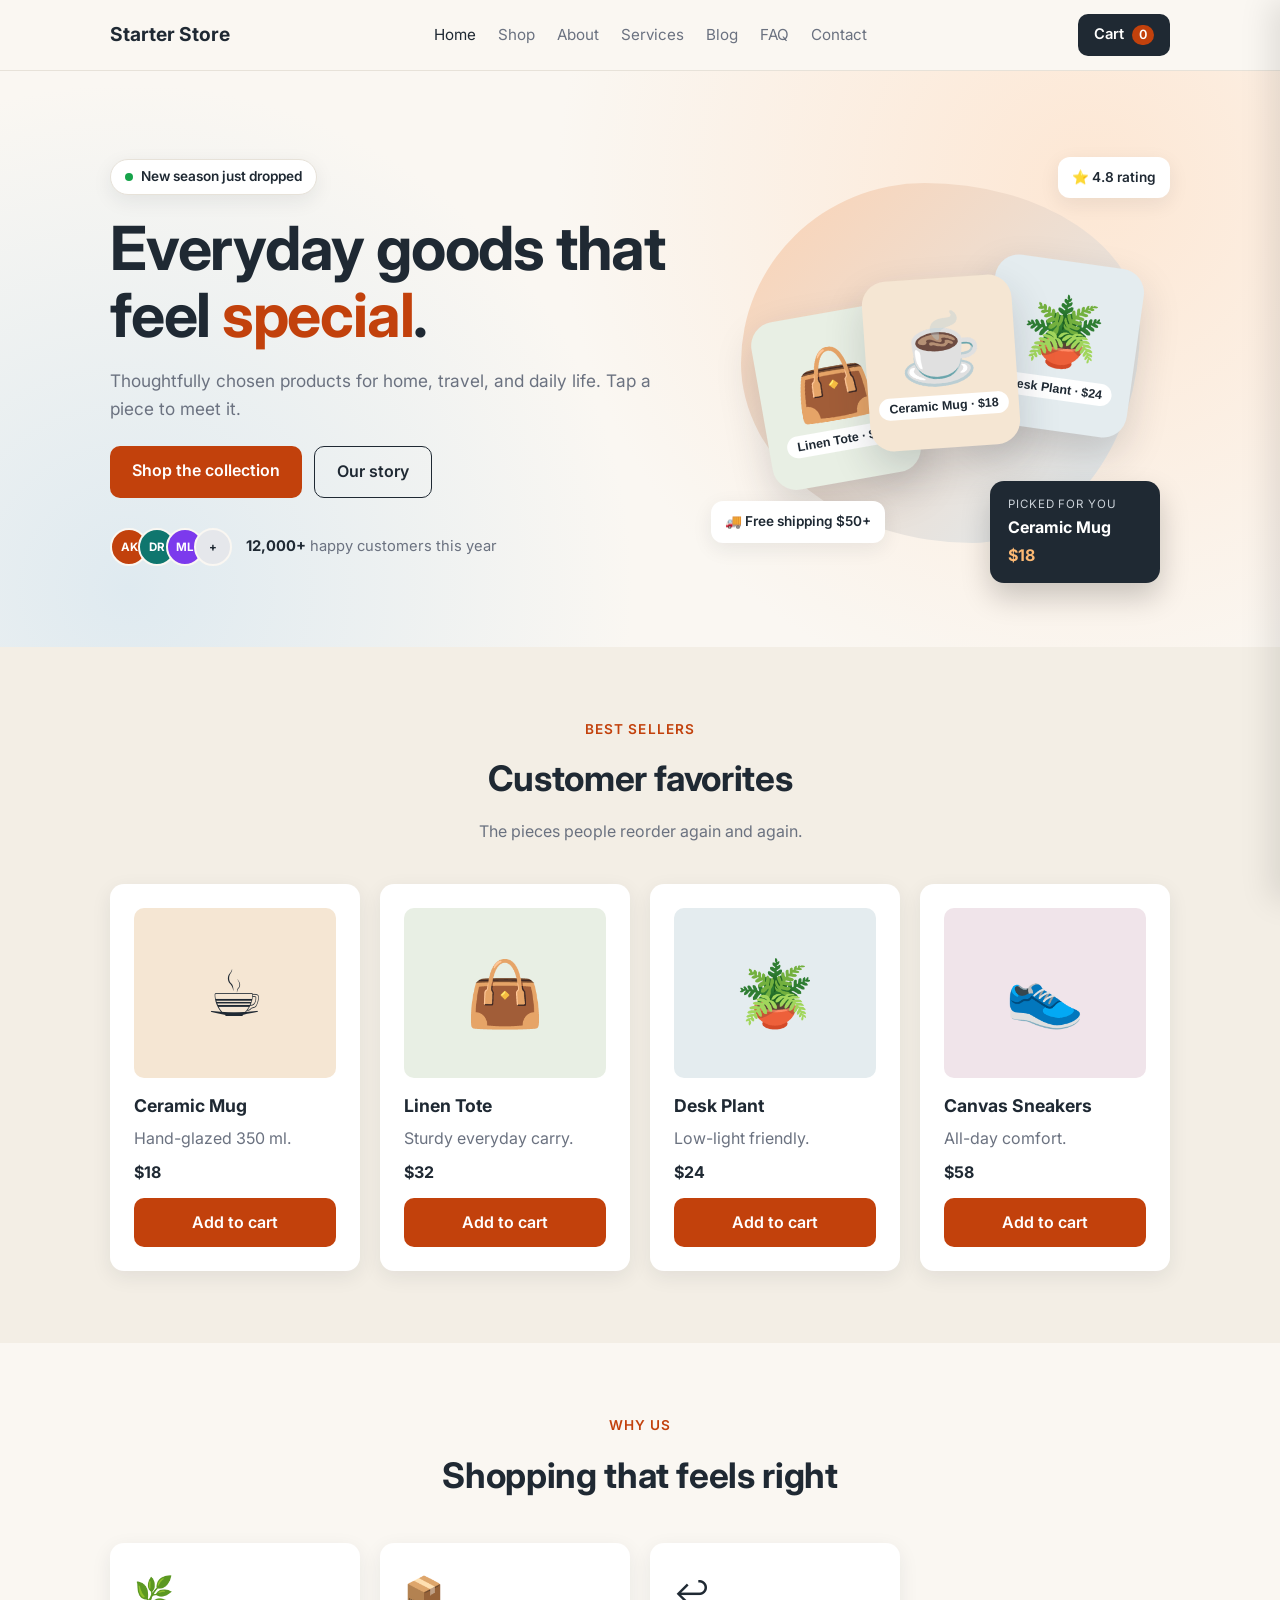
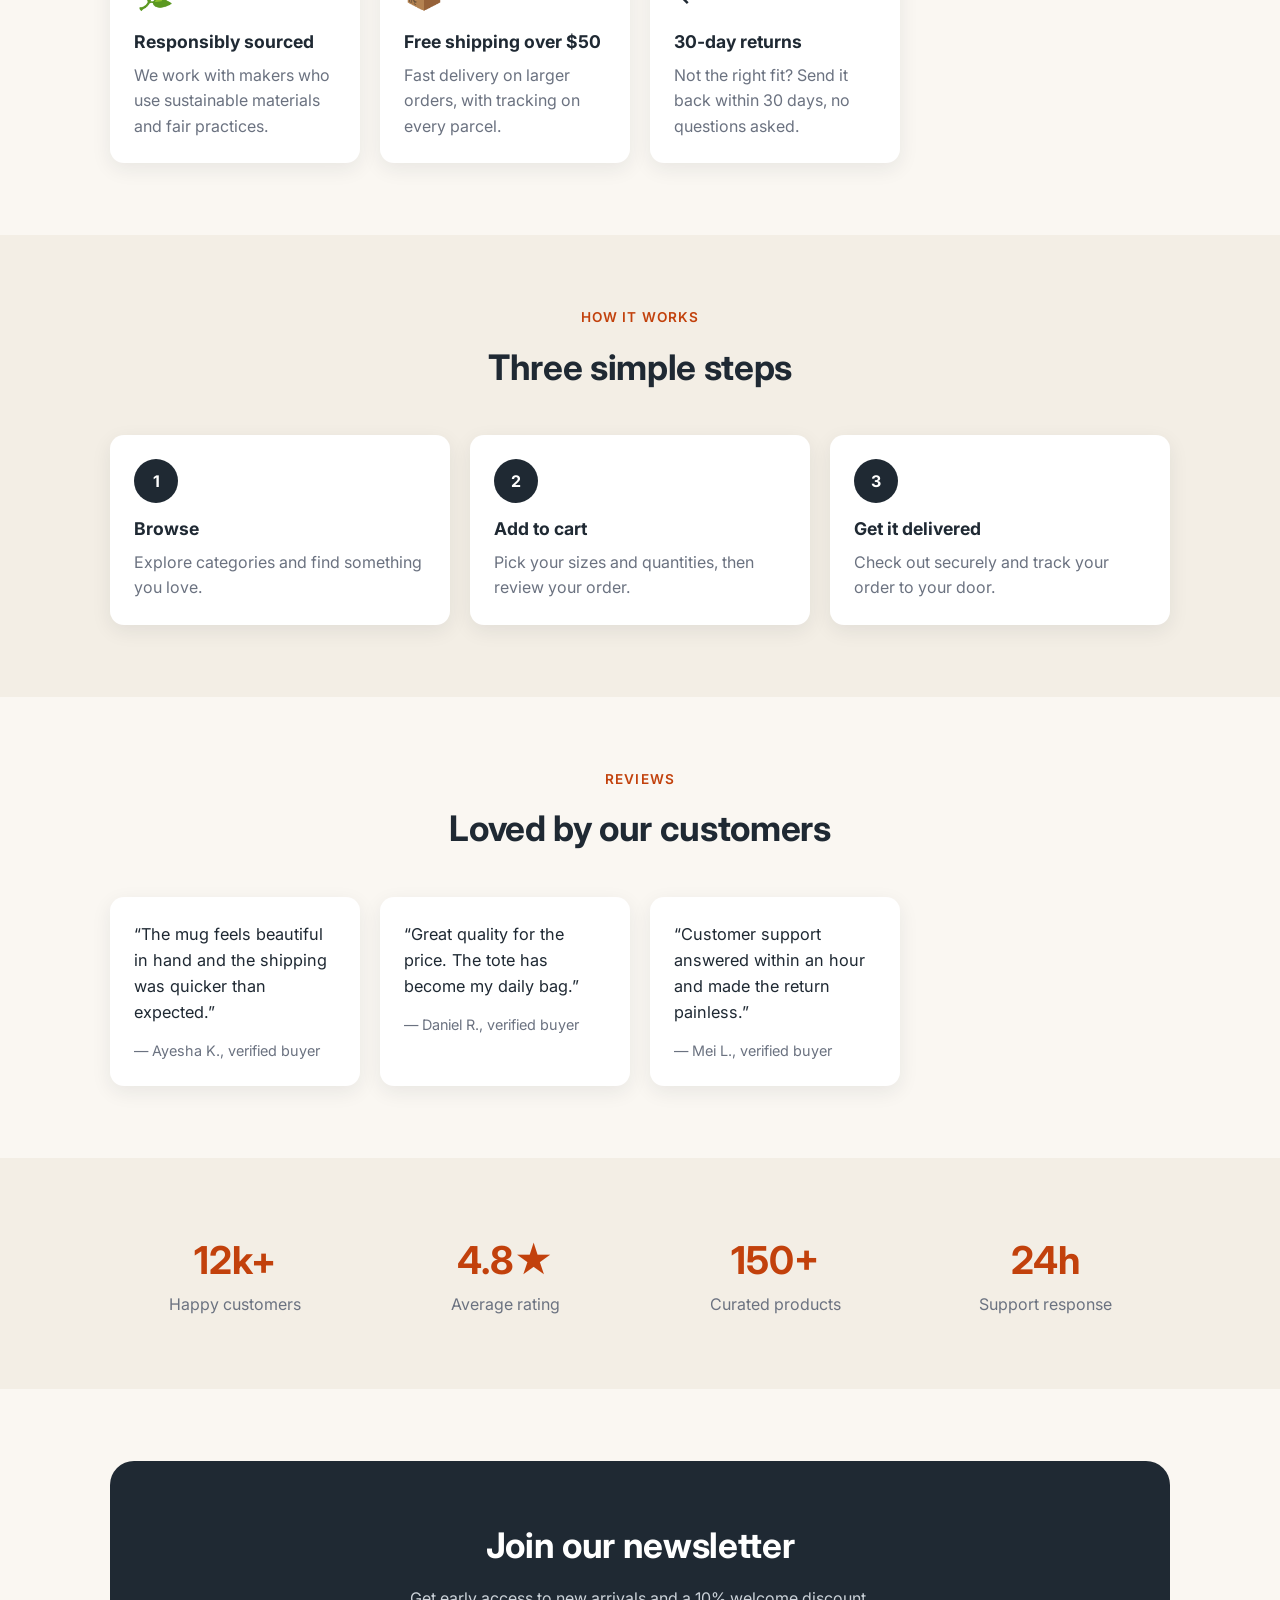
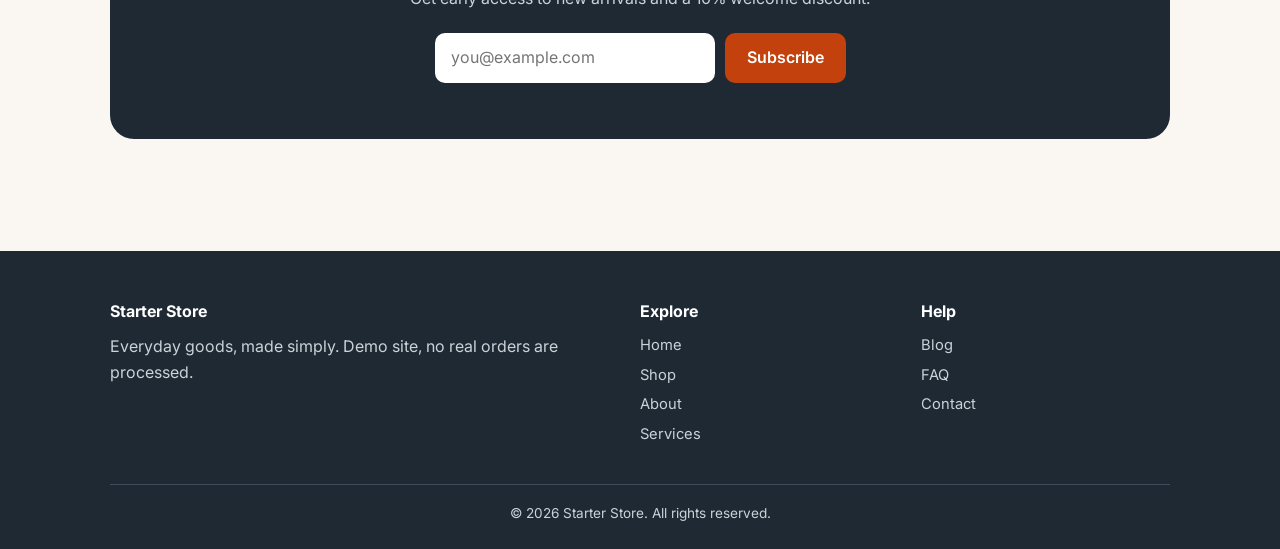
<file: index.html>
<!DOCTYPE html>
<html lang="en"><head>
<meta charset="UTF-8"><meta name="viewport" content="width=device-width,initial-scale=1">
<title>Starter Store | Everyday goods, made simply</title>
<link rel="preconnect" href="https://fonts.googleapis.com"><link href="https://fonts.googleapis.com/css2?family=Inter:wght@400;600;700&display=swap" rel="stylesheet">
<link rel="stylesheet" href="styles.css"></head><body>
<div id="site-header"></div>

<!-- 1. Hero -->
<section class="hero hero-v2"><div class="wrap hero-grid">
  <div class="hero-copy">
    <div class="pill reveal"><span class="dot"></span> New season just dropped</div>
    <h1 class="reveal">Everyday goods that feel <span class="rotator-wrap"><span class="rotator" id="rotator">special</span></span>.</h1>
    <p class="lead reveal">Thoughtfully chosen products for home, travel, and daily life. Tap a piece to meet it.</p>
    <div class="btns reveal">
      <a class="btn" href="shop.html">Shop the collection</a>
      <a class="btn ghost" href="about.html">Our story</a>
    </div>
    <div class="social-proof reveal">
      <div class="avatars"><span>AK</span><span>DR</span><span>ML</span><span>+</span></div>
      <p><strong>12,000+</strong> happy customers this year</p>
    </div>
  </div>

  <div class="hero-stage reveal" id="stage">
    <div class="blob"></div>
    <button class="hero-product" data-name="Ceramic Mug" data-price="$18" style="--c:#f5e6d3">
      <span class="emo">☕</span><span class="tag">Ceramic Mug · $18</span>
    </button>
    <button class="hero-product p2" data-name="Linen Tote" data-price="$32" style="--c:#e8efe4">
      <span class="emo">👜</span><span class="tag">Linen Tote · $32</span>
    </button>
    <button class="hero-product p3" data-name="Desk Plant" data-price="$24" style="--c:#e4ecef">
      <span class="emo">🪴</span><span class="tag">Desk Plant · $24</span>
    </button>
    <div class="float-badge b1">⭐ 4.8 rating</div>
    <div class="float-badge b2">🚚 Free shipping $50+</div>
    <div class="spotlight" id="spotlight">
      <span>Picked for you</span>
      <strong id="spotName">Ceramic Mug</strong>
      <em id="spotPrice">$18</em>
    </div>
  </div>
</div></section>

<!-- 2. Featured products -->
<section class="alt"><div class="wrap">
  <div class="center reveal"><div class="eyebrow">Best sellers</div><h2>Customer favorites</h2>
  <p class="lead">The pieces people reorder again and again.</p></div>
  <div class="grid" style="margin-top:40px">
    <div class="card reveal"><div class="pimg" style="background:#f5e6d3">☕</div><h3>Ceramic Mug</h3><p class="muted">Hand-glazed 350 ml.</p><p class="price" style="margin-top:8px">$18</p><button class="btn" data-add="1" style="margin-top:12px;width:100%">Add to cart</button></div>
    <div class="card reveal"><div class="pimg" style="background:#e8efe4">👜</div><h3>Linen Tote</h3><p class="muted">Sturdy everyday carry.</p><p class="price" style="margin-top:8px">$32</p><button class="btn" data-add="2" style="margin-top:12px;width:100%">Add to cart</button></div>
    <div class="card reveal"><div class="pimg" style="background:#e4ecef">🪴</div><h3>Desk Plant</h3><p class="muted">Low-light friendly.</p><p class="price" style="margin-top:8px">$24</p><button class="btn" data-add="3" style="margin-top:12px;width:100%">Add to cart</button></div>
    <div class="card reveal"><div class="pimg" style="background:#f0e4ea">👟</div><h3>Canvas Sneakers</h3><p class="muted">All-day comfort.</p><p class="price" style="margin-top:8px">$58</p><button class="btn" data-add="4" style="margin-top:12px;width:100%">Add to cart</button></div>
  </div>
</div></section>

<!-- 3. Why choose us -->
<section><div class="wrap">
  <div class="center reveal"><div class="eyebrow">Why us</div><h2>Shopping that feels right</h2></div>
  <div class="grid" style="margin-top:40px">
    <div class="card reveal"><div class="icon">🌿</div><h3>Responsibly sourced</h3><p class="muted">We work with makers who use sustainable materials and fair practices.</p></div>
    <div class="card reveal"><div class="icon">📦</div><h3>Free shipping over $50</h3><p class="muted">Fast delivery on larger orders, with tracking on every parcel.</p></div>
    <div class="card reveal"><div class="icon">↩️</div><h3>30-day returns</h3><p class="muted">Not the right fit? Send it back within 30 days, no questions asked.</p></div>
  </div>
</div></section>

<!-- 4. How it works -->
<section class="alt"><div class="wrap">
  <div class="center reveal"><div class="eyebrow">How it works</div><h2>Three simple steps</h2></div>
  <div class="grid" style="margin-top:40px;grid-template-columns:repeat(auto-fit,minmax(220px,1fr))">
    <div class="card reveal"><div class="num" style="width:44px;height:44px;border-radius:50%;background:#1f2933;color:#fff;display:flex;align-items:center;justify-content:center;font-weight:700;margin-bottom:12px">1</div><h3>Browse</h3><p class="muted">Explore categories and find something you love.</p></div>
    <div class="card reveal"><div class="num" style="width:44px;height:44px;border-radius:50%;background:#1f2933;color:#fff;display:flex;align-items:center;justify-content:center;font-weight:700;margin-bottom:12px">2</div><h3>Add to cart</h3><p class="muted">Pick your sizes and quantities, then review your order.</p></div>
    <div class="card reveal"><div class="num" style="width:44px;height:44px;border-radius:50%;background:#1f2933;color:#fff;display:flex;align-items:center;justify-content:center;font-weight:700;margin-bottom:12px">3</div><h3>Get it delivered</h3><p class="muted">Check out securely and track your order to your door.</p></div>
  </div>
</div></section>

<!-- 5. Testimonials -->
<section><div class="wrap">
  <div class="center reveal"><div class="eyebrow">Reviews</div><h2>Loved by our customers</h2></div>
  <div class="grid" style="margin-top:40px">
    <blockquote class="card reveal quote">“The mug feels beautiful in hand and the shipping was quicker than expected.”<footer>— Ayesha K., verified buyer</footer></blockquote>
    <blockquote class="card reveal quote">“Great quality for the price. The tote has become my daily bag.”<footer>— Daniel R., verified buyer</footer></blockquote>
    <blockquote class="card reveal quote">“Customer support answered within an hour and made the return painless.”<footer>— Mei L., verified buyer</footer></blockquote>
  </div>
</div></section>

<!-- 6. Stats -->
<section class="alt"><div class="wrap stats">
  <div class="stat reveal"><strong>12k+</strong><span class="muted">Happy customers</span></div>
  <div class="stat reveal"><strong>4.8★</strong><span class="muted">Average rating</span></div>
  <div class="stat reveal"><strong>150+</strong><span class="muted">Curated products</span></div>
  <div class="stat reveal"><strong>24h</strong><span class="muted">Support response</span></div>
</div></section>

<!-- 7. Call to action -->
<section><div class="wrap"><div class="cta reveal">
  <h2>Join our newsletter</h2>
  <p>Get early access to new arrivals and a 10% welcome discount.</p>
  <form data-demo="Thanks for subscribing! Check your inbox for your discount."><input type="email" placeholder="you@example.com" required><button class="btn" type="submit">Subscribe</button></form>
  <div class="notice" style="color:#fdba74"></div>
</div></div></section>

<div id="site-footer"></div>
<script src="script.js"></script>
</body></html>
</file>
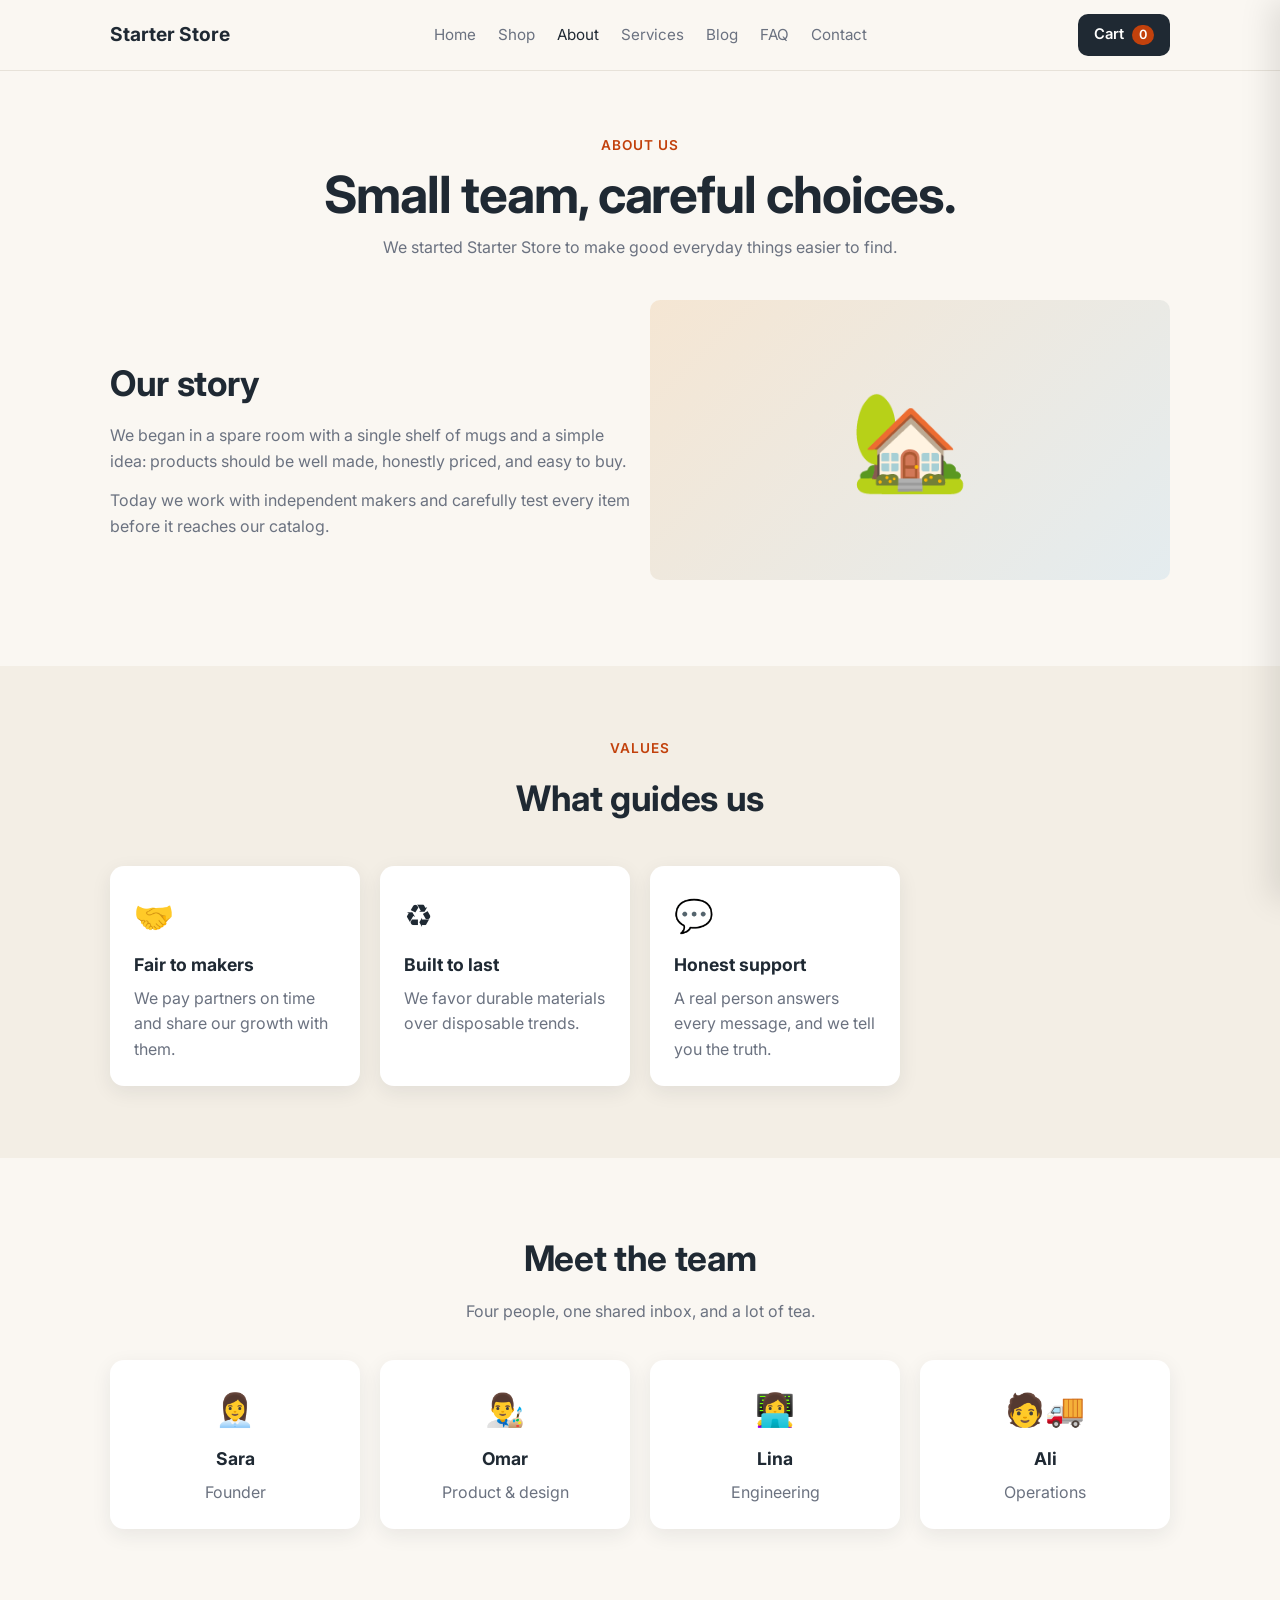
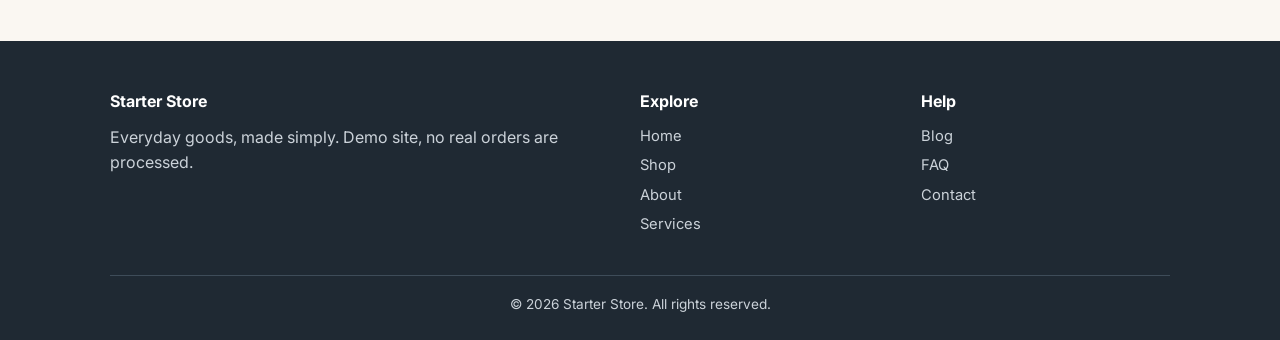
<file: about.html>
<!DOCTYPE html>
<html lang="en"><head>
<meta charset="UTF-8"><meta name="viewport" content="width=device-width,initial-scale=1">
<title>About | Starter Store</title>
<link rel="preconnect" href="https://fonts.googleapis.com"><link href="https://fonts.googleapis.com/css2?family=Inter:wght@400;600;700&display=swap" rel="stylesheet">
<link rel="stylesheet" href="styles.css"></head><body>
<div id="site-header"></div>
<section class="page-head"><div class="wrap"><div class="eyebrow">About us</div><h1>Small team, careful choices.</h1><p class="lead">We started Starter Store to make good everyday things easier to find.</p></div></section>
<section style="padding-top:0"><div class="wrap grid" style="grid-template-columns:repeat(auto-fit,minmax(280px,1fr));align-items:center">
  <div class="reveal"><h2>Our story</h2><p class="muted" style="margin-bottom:14px">We began in a spare room with a single shelf of mugs and a simple idea: products should be well made, honestly priced, and easy to buy.</p><p class="muted">Today we work with independent makers and carefully test every item before it reaches our catalog.</p></div>
  <div class="pimg reveal" style="height:280px;font-size:6rem;background:linear-gradient(135deg,#f5e6d3,#e4ecef)">🏡</div>
</div></section>
<section class="alt"><div class="wrap">
  <div class="center reveal"><div class="eyebrow">Values</div><h2>What guides us</h2></div>
  <div class="grid" style="margin-top:40px">
    <div class="card reveal"><div class="icon">🤝</div><h3>Fair to makers</h3><p class="muted">We pay partners on time and share our growth with them.</p></div>
    <div class="card reveal"><div class="icon">♻️</div><h3>Built to last</h3><p class="muted">We favor durable materials over disposable trends.</p></div>
    <div class="card reveal"><div class="icon">💬</div><h3>Honest support</h3><p class="muted">A real person answers every message, and we tell you the truth.</p></div>
  </div>
</div></section>
<section><div class="wrap center reveal"><h2>Meet the team</h2><p class="lead">Four people, one shared inbox, and a lot of tea.</p>
<div class="grid" style="margin-top:36px;grid-template-columns:repeat(auto-fit,minmax(200px,1fr))">
  <div class="card"><div class="icon">👩‍💼</div><h3>Sara</h3><p class="muted">Founder</p></div>
  <div class="card"><div class="icon">👨‍🎨</div><h3>Omar</h3><p class="muted">Product & design</p></div>
  <div class="card"><div class="icon">👩‍💻</div><h3>Lina</h3><p class="muted">Engineering</p></div>
  <div class="card"><div class="icon">🧑‍🚚</div><h3>Ali</h3><p class="muted">Operations</p></div>
</div></div></section>
<div id="site-footer"></div>
<script src="script.js"></script>
</body></html>
</file>
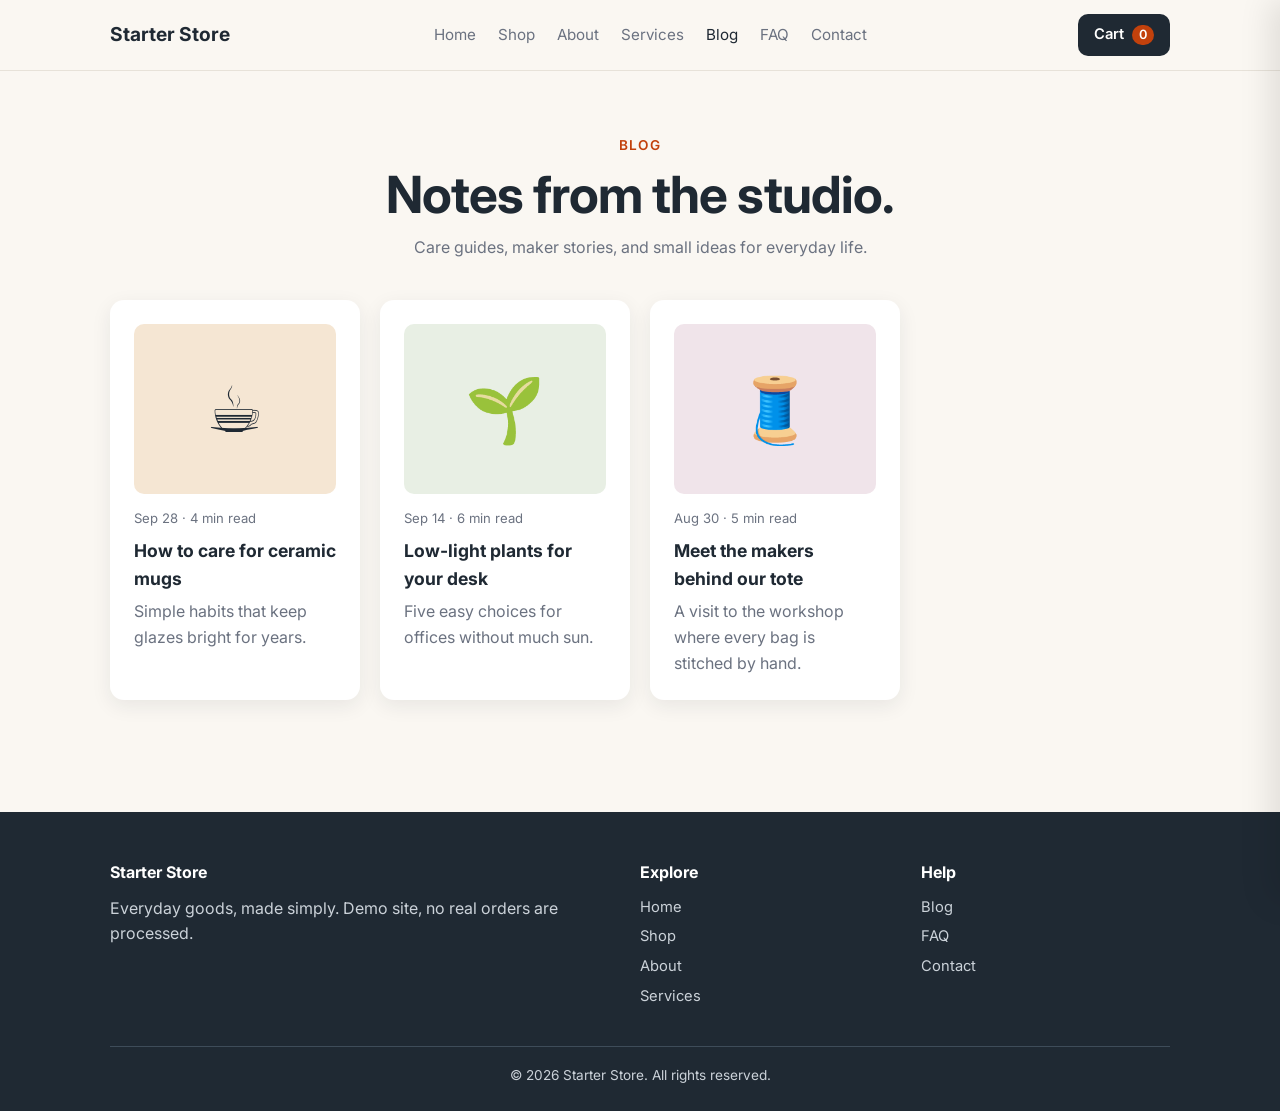
<file: blog.html>
<!DOCTYPE html>
<html lang="en"><head>
<meta charset="UTF-8"><meta name="viewport" content="width=device-width,initial-scale=1">
<title>Blog | Starter Store</title>
<link rel="preconnect" href="https://fonts.googleapis.com"><link href="https://fonts.googleapis.com/css2?family=Inter:wght@400;600;700&display=swap" rel="stylesheet">
<link rel="stylesheet" href="styles.css"></head><body>
<div id="site-header"></div>
<section class="page-head"><div class="wrap"><div class="eyebrow">Blog</div><h1>Notes from the studio.</h1><p class="lead">Care guides, maker stories, and small ideas for everyday life.</p></div></section>
<section style="padding-top:0"><div class="wrap grid">
  <article class="card post reveal"><div class="pimg" style="background:#f5e6d3">☕</div><div class="meta">Sep 28 · 4 min read</div><h3>How to care for ceramic mugs</h3><p class="muted">Simple habits that keep glazes bright for years.</p></article>
  <article class="card post reveal"><div class="pimg" style="background:#e8efe4">🌱</div><div class="meta">Sep 14 · 6 min read</div><h3>Low-light plants for your desk</h3><p class="muted">Five easy choices for offices without much sun.</p></article>
  <article class="card post reveal"><div class="pimg" style="background:#f0e4ea">🧵</div><div class="meta">Aug 30 · 5 min read</div><h3>Meet the makers behind our tote</h3><p class="muted">A visit to the workshop where every bag is stitched by hand.</p></article>
</div></section>
<div id="site-footer"></div>
<script src="script.js"></script>
</body></html>
</file>
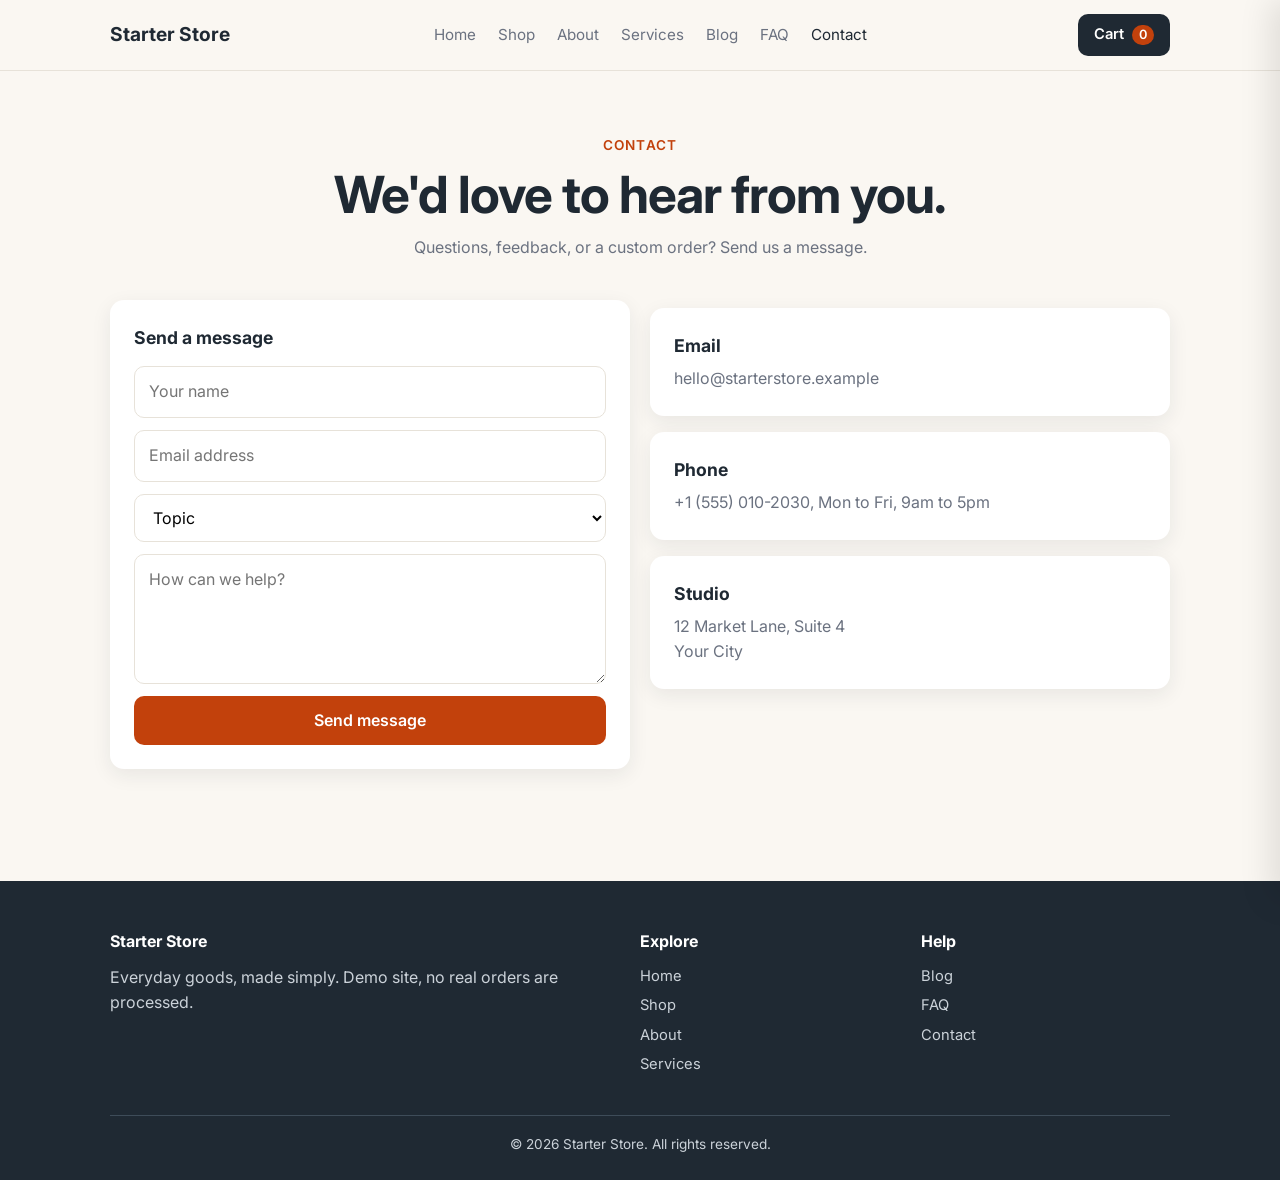
<file: contact.html>
<!DOCTYPE html>
<html lang="en"><head>
<meta charset="UTF-8"><meta name="viewport" content="width=device-width,initial-scale=1">
<title>Contact | Starter Store</title>
<link rel="preconnect" href="https://fonts.googleapis.com"><link href="https://fonts.googleapis.com/css2?family=Inter:wght@400;600;700&display=swap" rel="stylesheet">
<link rel="stylesheet" href="styles.css"></head><body>
<div id="site-header"></div>
<section class="page-head"><div class="wrap"><div class="eyebrow">Contact</div><h1>We'd love to hear from you.</h1><p class="lead">Questions, feedback, or a custom order? Send us a message.</p></div></section>
<section style="padding-top:0"><div class="wrap grid" style="grid-template-columns:repeat(auto-fit,minmax(280px,1fr));align-items:start">
  <div class="card reveal">
    <h3>Send a message</h3>
    <div style="margin-top:14px">
      <form class="stack" data-demo="Thanks! We'll reply within 24 hours.">
        <input placeholder="Your name" required>
        <input type="email" placeholder="Email address" required>
        <select required><option value="">Topic</option><option>Order help</option><option>Returns</option><option>Business orders</option><option>Other</option></select>
        <textarea placeholder="How can we help?" required></textarea>
        <button class="btn" type="submit">Send message</button>
      </form>
      <div class="notice"></div>
    </div>
  </div>
  <div class="reveal" style="padding-top:8px">
    <div class="card" style="margin-bottom:16px"><h3>Email</h3><p class="muted">hello@starterstore.example</p></div>
    <div class="card" style="margin-bottom:16px"><h3>Phone</h3><p class="muted">+1 (555) 010-2030, Mon to Fri, 9am to 5pm</p></div>
    <div class="card"><h3>Studio</h3><p class="muted">12 Market Lane, Suite 4<br>Your City</p></div>
  </div>
</div></section>
<div id="site-footer"></div>
<script src="script.js"></script>
</body></html>
</file>
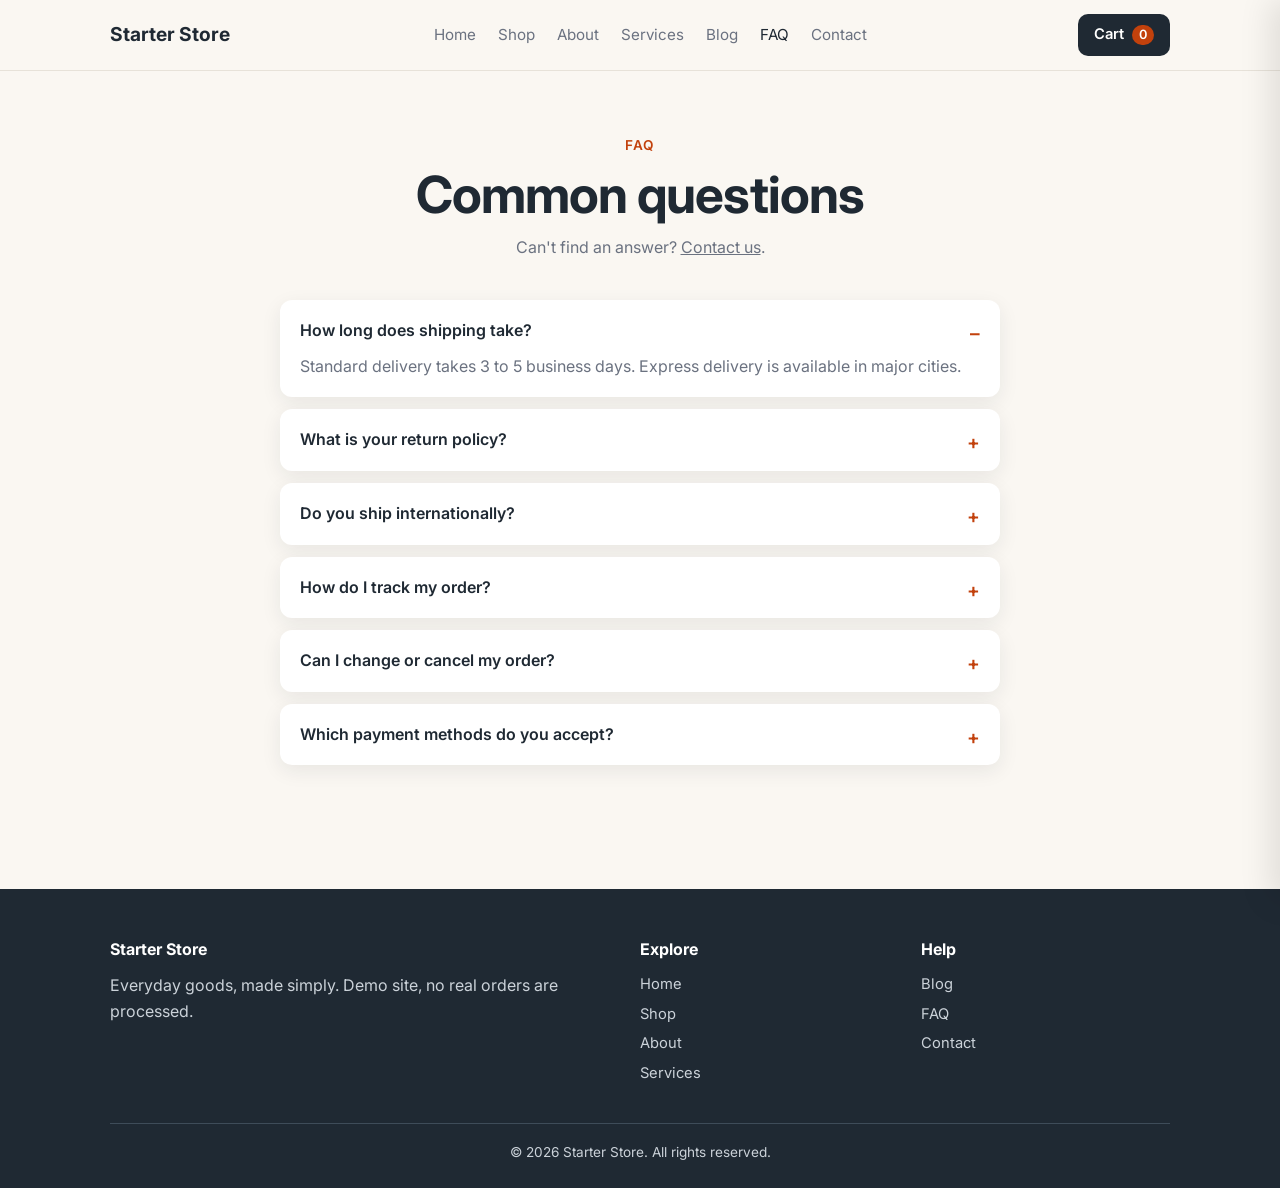
<file: faq.html>
<!DOCTYPE html>
<html lang="en"><head>
<meta charset="UTF-8"><meta name="viewport" content="width=device-width,initial-scale=1">
<title>FAQ | Starter Store</title>
<link rel="preconnect" href="https://fonts.googleapis.com"><link href="https://fonts.googleapis.com/css2?family=Inter:wght@400;600;700&display=swap" rel="stylesheet">
<link rel="stylesheet" href="styles.css"></head><body>
<div id="site-header"></div>
<section class="page-head"><div class="wrap"><div class="eyebrow">FAQ</div><h1>Common questions</h1><p class="lead">Can't find an answer? <a href="contact.html">Contact us</a>.</p></div></section>
<section style="padding-top:0"><div class="wrap" style="max-width:760px">
  <details open><summary>How long does shipping take?</summary><p>Standard delivery takes 3 to 5 business days. Express delivery is available in major cities.</p></details>
  <details><summary>What is your return policy?</summary><p>Items can be returned within 30 days of delivery in their original condition.</p></details>
  <details><summary>Do you ship internationally?</summary><p>We currently ship within the country only. International shipping is coming soon.</p></details>
  <details><summary>How do I track my order?</summary><p>You'll receive a tracking link by email as soon as your order leaves our warehouse.</p></details>
  <details><summary>Can I change or cancel my order?</summary><p>Yes, within one hour of placing it. Contact support with your order number.</p></details>
  <details><summary>Which payment methods do you accept?</summary><p>Major credit and debit cards, plus popular digital wallets at checkout.</p></details>
</div></section>
<div id="site-footer"></div>
<script src="script.js"></script>
</body></html>
</file>
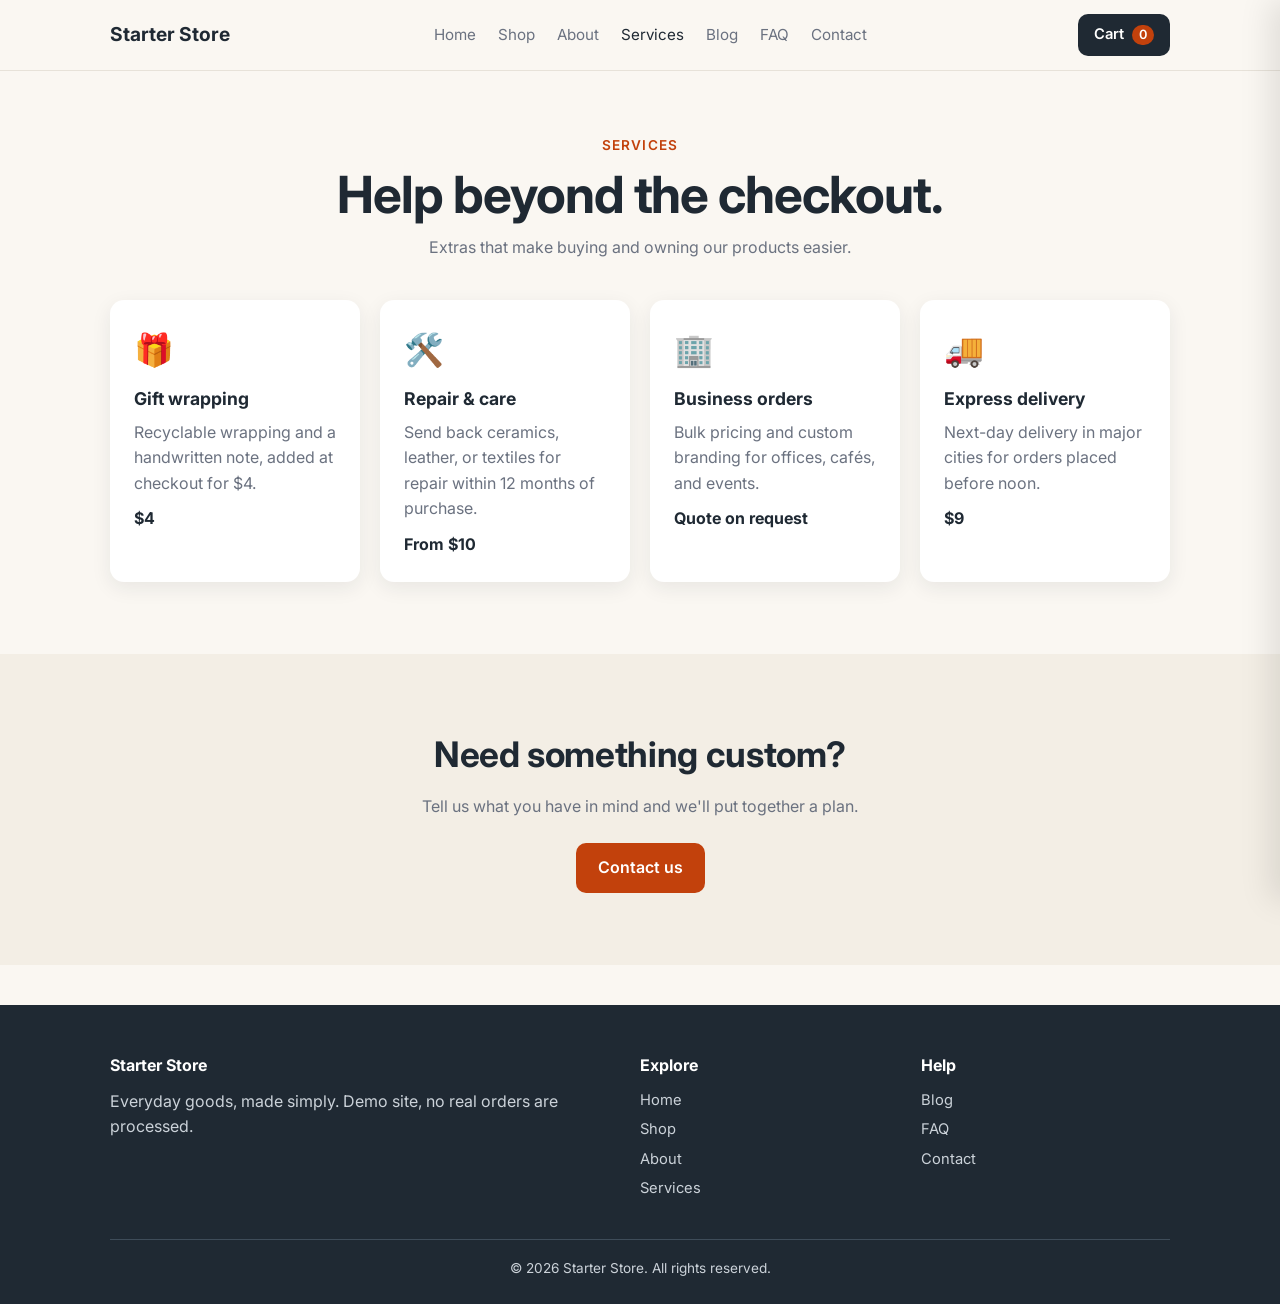
<file: services.html>
<!DOCTYPE html>
<html lang="en"><head>
<meta charset="UTF-8"><meta name="viewport" content="width=device-width,initial-scale=1">
<title>Services | Starter Store</title>
<link rel="preconnect" href="https://fonts.googleapis.com"><link href="https://fonts.googleapis.com/css2?family=Inter:wght@400;600;700&display=swap" rel="stylesheet">
<link rel="stylesheet" href="styles.css"></head><body>
<div id="site-header"></div>
<section class="page-head"><div class="wrap"><div class="eyebrow">Services</div><h1>Help beyond the checkout.</h1><p class="lead">Extras that make buying and owning our products easier.</p></div></section>
<section style="padding-top:0"><div class="wrap grid">
  <div class="card reveal"><div class="icon">🎁</div><h3>Gift wrapping</h3><p class="muted">Recyclable wrapping and a handwritten note, added at checkout for $4.</p><p class="price" style="margin-top:10px">$4</p></div>
  <div class="card reveal"><div class="icon">🛠️</div><h3>Repair & care</h3><p class="muted">Send back ceramics, leather, or textiles for repair within 12 months of purchase.</p><p class="price" style="margin-top:10px">From $10</p></div>
  <div class="card reveal"><div class="icon">🏢</div><h3>Business orders</h3><p class="muted">Bulk pricing and custom branding for offices, cafés, and events.</p><p class="price" style="margin-top:10px">Quote on request</p></div>
  <div class="card reveal"><div class="icon">🚚</div><h3>Express delivery</h3><p class="muted">Next-day delivery in major cities for orders placed before noon.</p><p class="price" style="margin-top:10px">$9</p></div>
</div></section>
<section class="alt"><div class="wrap center reveal"><h2>Need something custom?</h2><p class="lead">Tell us what you have in mind and we'll put together a plan.</p>
<div class="btns" style="justify-content:center"><a class="btn" href="contact.html">Contact us</a></div></div></section>
<div id="site-footer"></div>
<script src="script.js"></script>
</body></html>
</file>
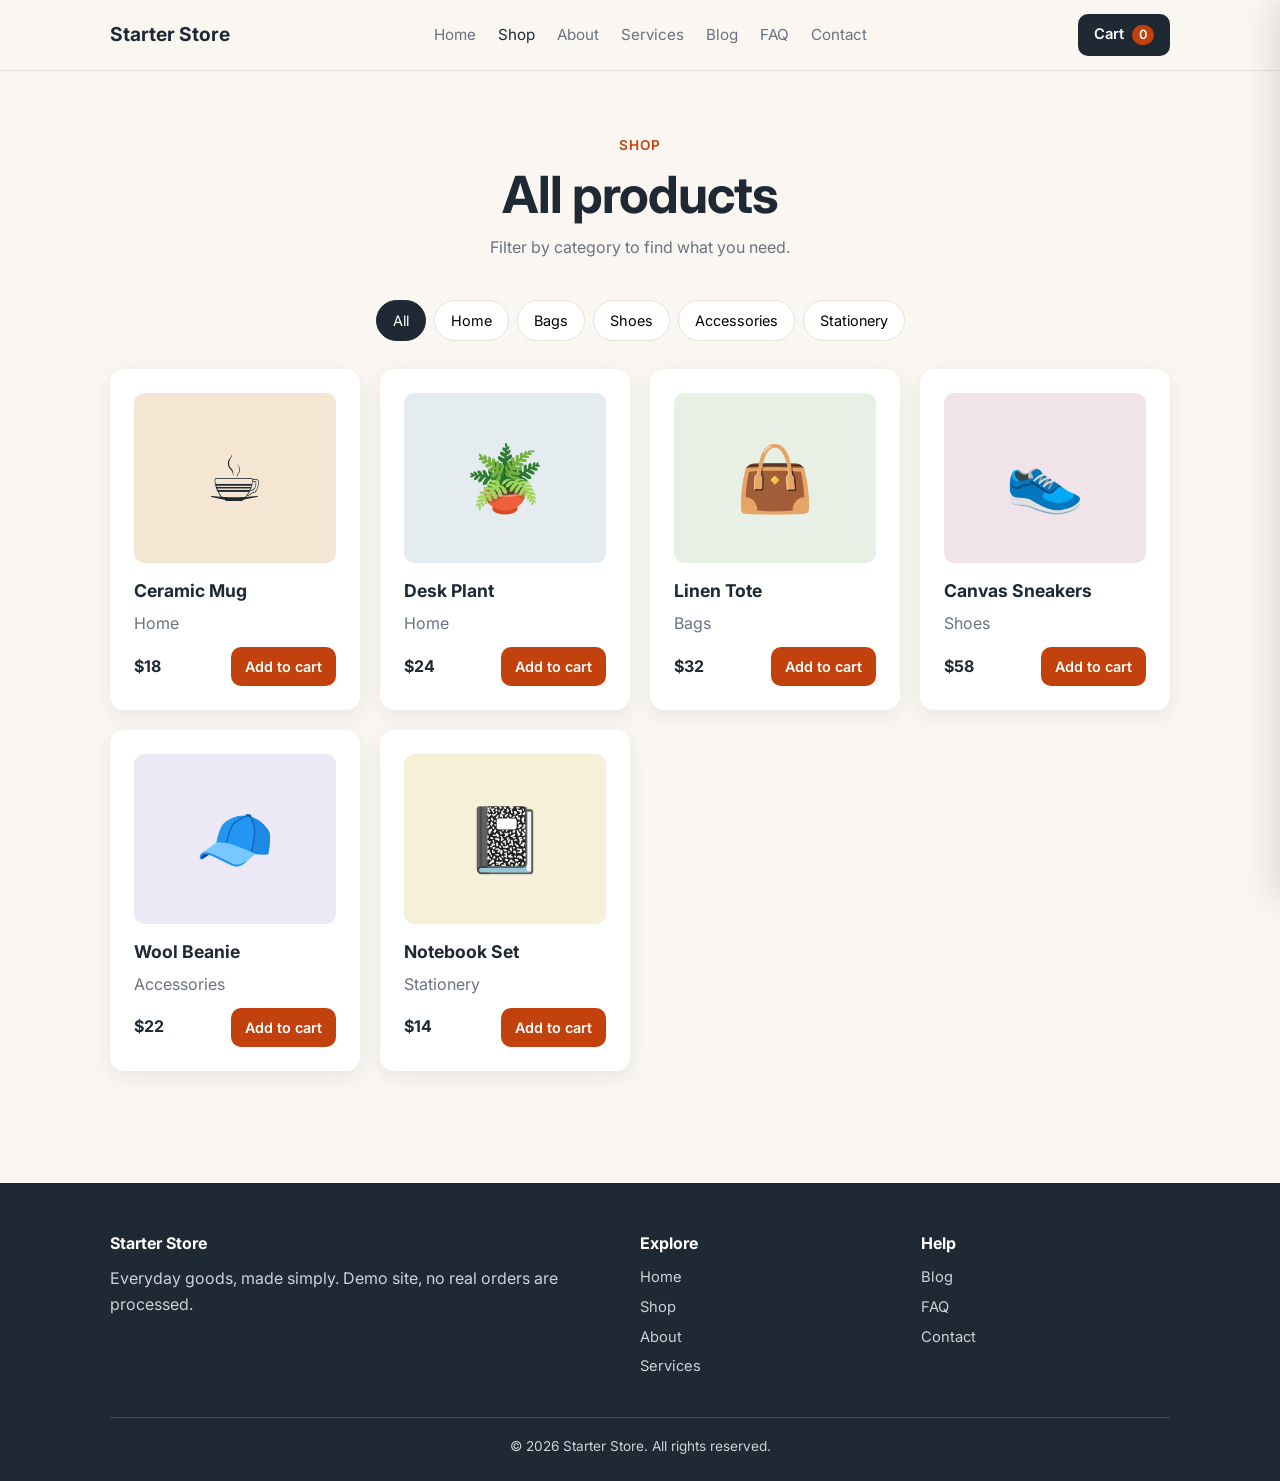
<file: shop.html>
<!DOCTYPE html>
<html lang="en"><head>
<meta charset="UTF-8"><meta name="viewport" content="width=device-width,initial-scale=1">
<title>Shop | Starter Store</title>
<link rel="preconnect" href="https://fonts.googleapis.com"><link href="https://fonts.googleapis.com/css2?family=Inter:wght@400;600;700&display=swap" rel="stylesheet">
<link rel="stylesheet" href="styles.css"></head><body>
<div id="site-header"></div>
<section class="page-head"><div class="wrap"><div class="eyebrow">Shop</div><h1>All products</h1><p class="lead">Filter by category to find what you need.</p></div></section>
<section style="padding-top:0"><div class="wrap">
  <div class="chips" id="chips"></div>
  <div class="grid" id="grid"></div>
</div></section>
<div id="site-footer"></div>
<script src="script.js"></script>
<script>
const P=[
{id:1,n:"Ceramic Mug",c:"Home",p:18,e:"☕",t:"#f5e6d3"},{id:3,n:"Desk Plant",c:"Home",p:24,e:"🪴",t:"#e4ecef"},
{id:2,n:"Linen Tote",c:"Bags",p:32,e:"👜",t:"#e8efe4"},{id:4,n:"Canvas Sneakers",c:"Shoes",p:58,e:"👟",t:"#f0e4ea"},
{id:5,n:"Wool Beanie",c:"Accessories",p:22,e:"🧢",t:"#ece8f5"},{id:6,n:"Notebook Set",c:"Stationery",p:14,e:"📓",t:"#f7f0d9"}];
const cats=["All",...new Set(P.map(x=>x.c))];let cur="All";
function draw(){
  document.getElementById("chips").innerHTML=cats.map(c=>`<button class="chip ${c===cur?"active":""}" data-c="${c}">${c}</button>`).join("");
  document.getElementById("grid").innerHTML=P.filter(x=>cur==="All"||x.c===cur).map(x=>`
    <div class="card"><div class="pimg" style="background:${x.t}">${x.e}</div><h3>${x.n}</h3><p class="muted">${x.c}</p>
    <div style="display:flex;justify-content:space-between;align-items:center;margin-top:10px"><span class="price">$${x.p}</span>
    <button class="btn" data-add="${x.id}" style="padding:8px 14px;font-size:.9rem">Add to cart</button></div></div>`).join("");
}
document.getElementById("chips").addEventListener("click",e=>{const b=e.target.closest("[data-c]");if(b){cur=b.dataset.c;draw();}});
draw();
</script>
</body></html>
</file>
<file: styles.css>
:root{--bg:#faf7f2;--card:#fff;--text:#1f2933;--muted:#6b7280;--primary:#c2410c;--primary-hover:#9a3412;--border:#e7e2d9;--radius:14px;--shadow:0 6px 20px rgba(31,41,51,.08)}
*{box-sizing:border-box;margin:0;padding:0}
html{scroll-behavior:smooth}
body{font-family:"Inter",system-ui,-apple-system,"Segoe UI",sans-serif;background:var(--bg);color:var(--text);line-height:1.6}
img{max-width:100%;display:block}
a{color:inherit}
.wrap{max-width:1100px;margin:0 auto;padding:0 20px}
section{padding:72px 0}
section.alt{background:#f3eee5}
h1{font-size:clamp(2.1rem,5vw,3.2rem);line-height:1.1;letter-spacing:-.02em}
h2{font-size:clamp(1.6rem,3.5vw,2.2rem);letter-spacing:-.01em;margin-bottom:12px}
h3{font-size:1.1rem;margin-bottom:6px}
p.lead{color:var(--muted);max-width:620px}
.eyebrow{color:var(--primary);font-weight:600;font-size:.85rem;text-transform:uppercase;letter-spacing:.08em;margin-bottom:10px}
.center{text-align:center}
.center p.lead{margin:0 auto}
.btn{display:inline-block;padding:12px 22px;border-radius:10px;border:none;cursor:pointer;font:inherit;font-weight:600;text-decoration:none;background:var(--primary);color:#fff;transition:background .2s,transform .15s}
.btn:hover{background:var(--primary-hover);transform:translateY(-1px)}
.btn.dark{background:var(--text)}
.btn.dark:hover{background:#000}
.btn.ghost{background:transparent;color:var(--text);border:1px solid var(--text)}
.btn.ghost:hover{background:var(--text);color:#fff}
.btns{display:flex;gap:12px;flex-wrap:wrap;margin-top:24px}
.grid{display:grid;gap:20px;grid-template-columns:repeat(auto-fill,minmax(230px,1fr))}
.card{background:var(--card);border-radius:var(--radius);box-shadow:var(--shadow);padding:24px;transition:transform .3s,box-shadow .3s}
.card:hover{transform:translateY(-4px);box-shadow:0 14px 30px rgba(31,41,51,.14)}
.icon{font-size:2rem;margin-bottom:10px}
.muted{color:var(--muted)}
.price{font-weight:700}
.pimg{height:170px;border-radius:10px;display:flex;align-items:center;justify-content:center;font-size:4rem;margin-bottom:14px}
.reveal{opacity:0;transform:translateY(18px);transition:opacity .6s ease,transform .6s ease}
.reveal.in{opacity:1;transform:none}
/* header */
header.site{position:sticky;top:0;z-index:50;background:rgba(250,247,242,.92);backdrop-filter:blur(8px);border-bottom:1px solid var(--border)}
.nav{display:flex;align-items:center;justify-content:space-between;padding:14px 20px;max-width:1100px;margin:0 auto;gap:16px}
.logo{font-weight:700;font-size:1.2rem;text-decoration:none}
.links{display:flex;gap:22px;list-style:none;flex-wrap:wrap}
.links a{text-decoration:none;font-size:.95rem;color:var(--muted);transition:color .2s}
.links a:hover,.links a.active{color:var(--text)}
.menu-btn{display:none;background:none;border:none;font-size:1.6rem;cursor:pointer}
/* hero */
.hero{padding:88px 0 72px}
.hero .wrap{display:grid;grid-template-columns:1.1fr .9fr;gap:40px;align-items:center}
.hero-art{height:360px;border-radius:24px;background:linear-gradient(135deg,#f5e6d3,#e4ecef);display:flex;align-items:center;justify-content:center;font-size:7rem;animation:float 5s ease-in-out infinite}
@keyframes float{50%{transform:translateY(-10px)}}
/* stats */
.stats{display:grid;grid-template-columns:repeat(auto-fit,minmax(160px,1fr));gap:20px;text-align:center}
.stat strong{display:block;font-size:2.4rem;color:var(--primary)}
/* steps */
.step{counter-increment:step}
.step .num{width:44px;height:44px;border-radius:50%;background:var(--text);color:#fff;display:flex;align-items:center;justify-content:center;font-weight:700;margin-bottom:12px}
/* quote */
.quote{font-size:1.02rem}
.quote footer{margin-top:14px;font-size:.9rem;color:var(--muted)}
/* cta */
.cta{background:var(--text);color:#fff;border-radius:24px;padding:56px 32px;text-align:center}
.cta p{color:#cbd2d9}
.cta .btn{background:var(--primary)}
.cta form{display:flex;gap:10px;justify-content:center;flex-wrap:wrap;margin-top:22px}
.cta input{padding:12px 16px;border-radius:10px;border:none;font:inherit;min-width:260px}
/* page header */
.page-head{padding:64px 0 40px;text-align:center}
.page-head p.lead{margin:12px auto 0}
/* shop filters */
.chips{display:flex;gap:8px;flex-wrap:wrap;justify-content:center;margin-bottom:28px}
.chip{border:1px solid var(--border);background:var(--card);padding:8px 16px;border-radius:999px;cursor:pointer;font:inherit;font-size:.9rem;transition:all .2s}
.chip.active,.chip:hover{background:var(--text);color:#fff;border-color:var(--text)}
/* forms */
form.stack{display:grid;gap:12px}
form.stack input,form.stack textarea,form.stack select{padding:12px 14px;border:1px solid var(--border);border-radius:10px;font:inherit;background:#fff;width:100%}
form.stack textarea{min-height:130px;resize:vertical}
.notice{margin-top:12px;color:var(--primary);font-weight:600;display:none}
/* faq */
details{background:var(--card);border-radius:12px;padding:18px 20px;margin-bottom:12px;box-shadow:var(--shadow)}
summary{cursor:pointer;font-weight:600;list-style:none}
summary::-webkit-details-marker{display:none}
summary::after{content:"+";float:right;color:var(--primary);font-size:1.2rem}
details[open] summary::after{content:"–"}
details p{margin-top:10px;color:var(--muted)}
/* blog */
.post .meta{font-size:.82rem;color:var(--muted);margin-bottom:8px}
/* footer */
footer.site{background:var(--text);color:#cbd2d9;padding:48px 0 24px;margin-top:40px}
.fgrid{display:grid;grid-template-columns:2fr 1fr 1fr;gap:32px}
footer.site h4{color:#fff;margin-bottom:10px}
footer.site a{display:block;text-decoration:none;color:#cbd2d9;margin-bottom:6px;font-size:.92rem}
footer.site a:hover{color:#fff}
.copy{border-top:1px solid #3e4c59;margin-top:32px;padding-top:18px;font-size:.85rem;text-align:center}
@media(max-width:800px){
  .hero .wrap{grid-template-columns:1fr}
  .hero-art{height:240px;font-size:5rem}
  .menu-btn{display:block}
  .links{display:none;width:100%;flex-direction:column;gap:12px;padding-bottom:10px}
  .links.open{display:flex}
  .nav{flex-wrap:wrap}
  .fgrid{grid-template-columns:1fr}
}

/* ===== Hero v2 ===== */
.hero-v2{position:relative;overflow:hidden;padding:72px 0 64px;background:radial-gradient(circle at 85% 20%,#fde7d4 0,transparent 45%),radial-gradient(circle at 10% 90%,#dfeaf0 0,transparent 40%),var(--bg)}
.hero-grid{display:grid;grid-template-columns:1.05fr .95fr;gap:48px;align-items:center}
.pill{display:inline-flex;align-items:center;gap:8px;background:#fff;border:1px solid var(--border);padding:6px 14px;border-radius:999px;font-size:.85rem;font-weight:600;box-shadow:var(--shadow)}
.dot{width:8px;height:8px;border-radius:50%;background:#16a34a;box-shadow:0 0 0 0 rgba(22,163,74,.6);animation:ping 1.8s infinite}
@keyframes ping{70%{box-shadow:0 0 0 8px rgba(22,163,74,0)}100%{box-shadow:0 0 0 0 rgba(22,163,74,0)}}
.hero-v2 h1{margin-top:20px;font-size:clamp(2.3rem,5.4vw,3.8rem)}
.rotator-wrap{display:inline-block;position:relative;color:var(--primary);vertical-align:bottom;min-width:4ch}
.rotator{display:inline-block;transition:opacity .35s ease,transform .35s ease}
.rotator.out{opacity:0;transform:translateY(12px)}
.rotator-wrap::after{content:"";position:absolute;left:0;right:0;bottom:4px;height:10px;background:#fbd3b5;z-index:-1;border-radius:4px}
.hero-v2 .lead{margin-top:18px;font-size:1.08rem}
.social-proof{display:flex;align-items:center;gap:14px;margin-top:30px}
.social-proof p{font-size:.92rem;color:var(--muted)}
.social-proof strong{color:var(--text)}
.avatars{display:flex}
.avatars span{width:38px;height:38px;border-radius:50%;border:2px solid var(--bg);display:flex;align-items:center;justify-content:center;font-size:.72rem;font-weight:700;color:#fff;background:var(--text);margin-left:-10px}
.avatars span:nth-child(1){background:#c2410c;margin-left:0}
.avatars span:nth-child(2){background:#0f766e}
.avatars span:nth-child(3){background:#7c3aed}
.avatars span:nth-child(4){background:#e5e7eb;color:var(--text)}
/* stage */
.hero-stage{position:relative;height:440px;perspective:900px}
.blob{position:absolute;inset:40px 30px;border-radius:46% 54% 42% 58%/50% 40% 60% 50%;background:linear-gradient(135deg,#fbd3b5,#dfeaf0);animation:morph 9s ease-in-out infinite}
@keyframes morph{50%{border-radius:60% 40% 55% 45%/40% 60% 40% 60%}}
.hero-product{position:absolute;width:150px;height:170px;border:none;border-radius:24px;background:var(--c);cursor:pointer;display:flex;flex-direction:column;align-items:center;justify-content:center;gap:6px;box-shadow:0 18px 40px rgba(31,41,51,.18);transition:transform .45s cubic-bezier(.2,.8,.2,1),box-shadow .3s;left:50%;top:50%;transform:translate(-50%,-50%) rotate(-4deg)}
.hero-product .emo{font-size:4.2rem;transition:transform .4s}
.hero-product .tag{font-size:.78rem;font-weight:600;background:#fff;padding:4px 10px;border-radius:999px;color:var(--text);white-space:nowrap}
.hero-product:hover{box-shadow:0 26px 50px rgba(31,41,51,.25)}
.hero-product:hover .emo{transform:scale(1.15) rotate(-6deg)}
.hero-product.p2{transform:translate(-120%,-30%) rotate(-10deg);z-index:0}
.hero-product.p3{transform:translate(30%,-60%) rotate(8deg);z-index:0}
.hero-product.p2:hover,.hero-product.p3:hover{z-index:3}
.hero-product:not(.p2):not(.p3){z-index:2}
.hero-product.active{outline:3px solid var(--primary);outline-offset:4px}
.float-badge{position:absolute;background:#fff;padding:10px 14px;border-radius:12px;font-size:.85rem;font-weight:600;box-shadow:var(--shadow);animation:bob 4s ease-in-out infinite;z-index:4}
.float-badge.b1{top:14px;right:0}
.float-badge.b2{bottom:40px;left:0;animation-delay:-2s}
@keyframes bob{50%{transform:translateY(-8px)}}
.spotlight{position:absolute;bottom:0;right:10px;z-index:5;background:var(--text);color:#fff;padding:14px 18px;border-radius:14px;display:grid;gap:2px;min-width:170px;box-shadow:0 14px 30px rgba(0,0,0,.2)}
.spotlight span{font-size:.72rem;text-transform:uppercase;letter-spacing:.08em;color:#cbd2d9}
.spotlight em{font-style:normal;color:#fdba74;font-weight:700}
@media(max-width:800px){
  .hero-grid{grid-template-columns:1fr;gap:20px}
  .hero-stage{height:340px}
  .hero-product{width:120px;height:140px}
  .hero-product .emo{font-size:3.2rem}
  .hero-product.p2{transform:translate(-95%,-20%) rotate(-10deg)}
  .hero-product.p3{transform:translate(0%,-75%) rotate(8deg)}
  .spotlight{right:0}
}

/* ===== Hero: all motion disabled (static, no falling/bobbing) ===== */
.hero-v2 .float-badge,
.hero-v2 .blob,
.hero-v2 .dot { animation: none !important; }
.hero-v2 .hero-stage,
.hero-v2 .hero-stage.reveal { opacity: 1 !important; transform: none !important; transition: none !important; }
.hero-v2 .hero-product { transition: box-shadow .3s ease, outline .3s ease !important; }
.hero-v2 .hero-product .emo { transition: none !important; }

/* ===== Cart ===== */
.cart-toggle{padding:9px 16px;font-size:.92rem;margin-left:8px}
.cart-toggle span{display:inline-block;min-width:22px;padding:0 6px;margin-left:4px;background:var(--primary);border-radius:999px;font-size:.8rem}
.cart-overlay{position:fixed;inset:0;background:rgba(0,0,0,.35);opacity:0;pointer-events:none;transition:opacity .3s;z-index:90}
.cart-overlay.open{opacity:1;pointer-events:auto}
.cart-drawer{position:fixed;top:0;right:0;height:100%;width:min(400px,100%);background:var(--bg);z-index:91;display:flex;flex-direction:column;transform:translateX(100%);transition:transform .35s ease;box-shadow:-10px 0 30px rgba(0,0,0,.1)}
.cart-drawer.open{transform:none}
.cart-head{display:flex;justify-content:space-between;align-items:center;padding:18px 20px;border-bottom:1px solid var(--border)}
.cart-head h3{margin:0;font-size:1.15rem}
.cart-head button{background:none;border:none;font-size:1.6rem;cursor:pointer;color:var(--muted)}
.cart-items{flex:1;overflow-y:auto;padding:8px 20px}
.cart-empty{color:var(--muted);text-align:center;margin-top:40px}
.cart-line{display:flex;gap:12px;align-items:center;padding:14px 0;border-bottom:1px solid var(--border)}
.cart-emo{font-size:2rem;width:46px;text-align:center}
.cart-meta{flex:1}
.cart-meta strong{display:block}
.cart-meta small{color:var(--muted)}
.cart-qty{display:flex;align-items:center;gap:6px;margin-top:6px;flex-wrap:wrap}
.cart-qty button{width:26px;height:26px;border-radius:6px;border:1px solid var(--border);background:#fff;cursor:pointer}
.cart-remove{width:auto!important;padding:0 6px;border:none!important;background:none!important;color:var(--muted);font-size:.8rem}
.cart-remove:hover{color:var(--primary)}
.cart-foot{padding:18px 20px;border-top:1px solid var(--border);background:#fff}
.cart-total{display:flex;justify-content:space-between;margin-bottom:12px;font-size:1.05rem}
.cart-foot .btn:disabled{opacity:.4;cursor:not-allowed}
.cart-msg{margin-top:10px;font-size:.85rem;color:var(--muted)}
</file>
